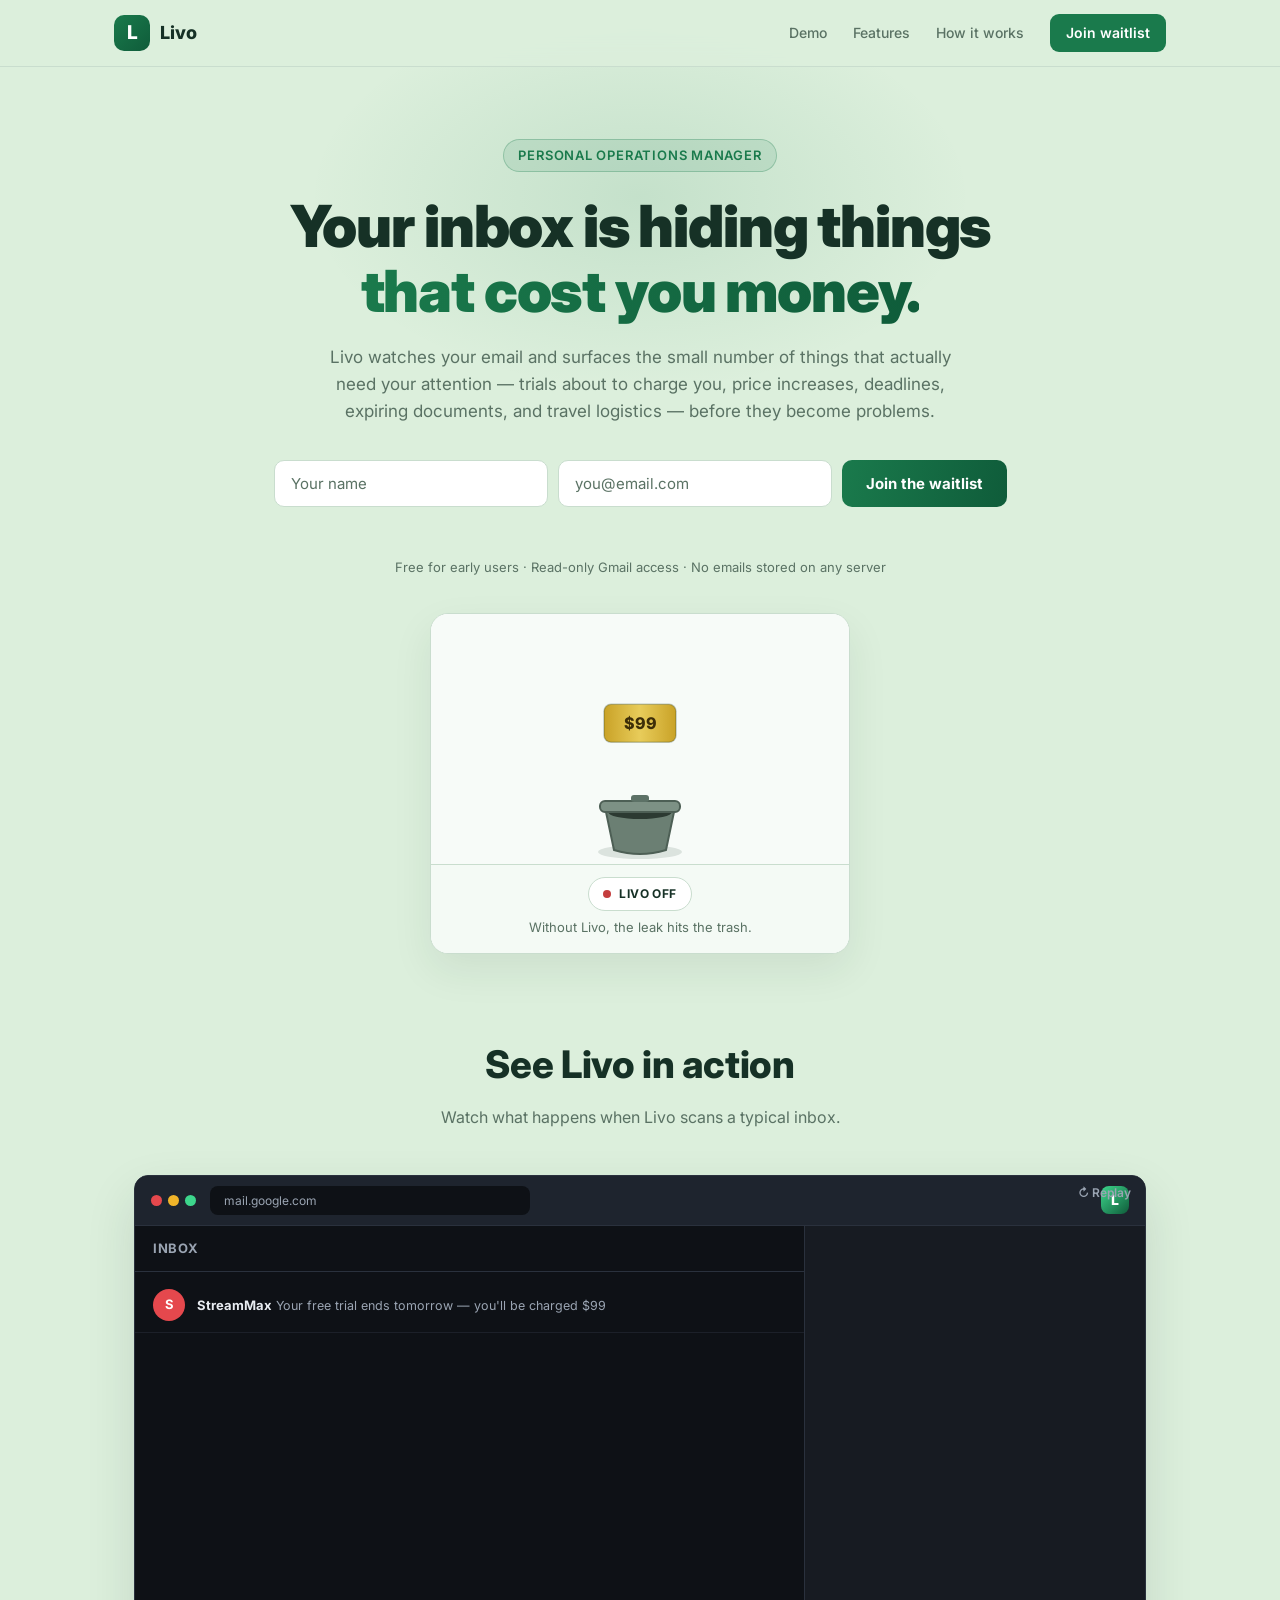
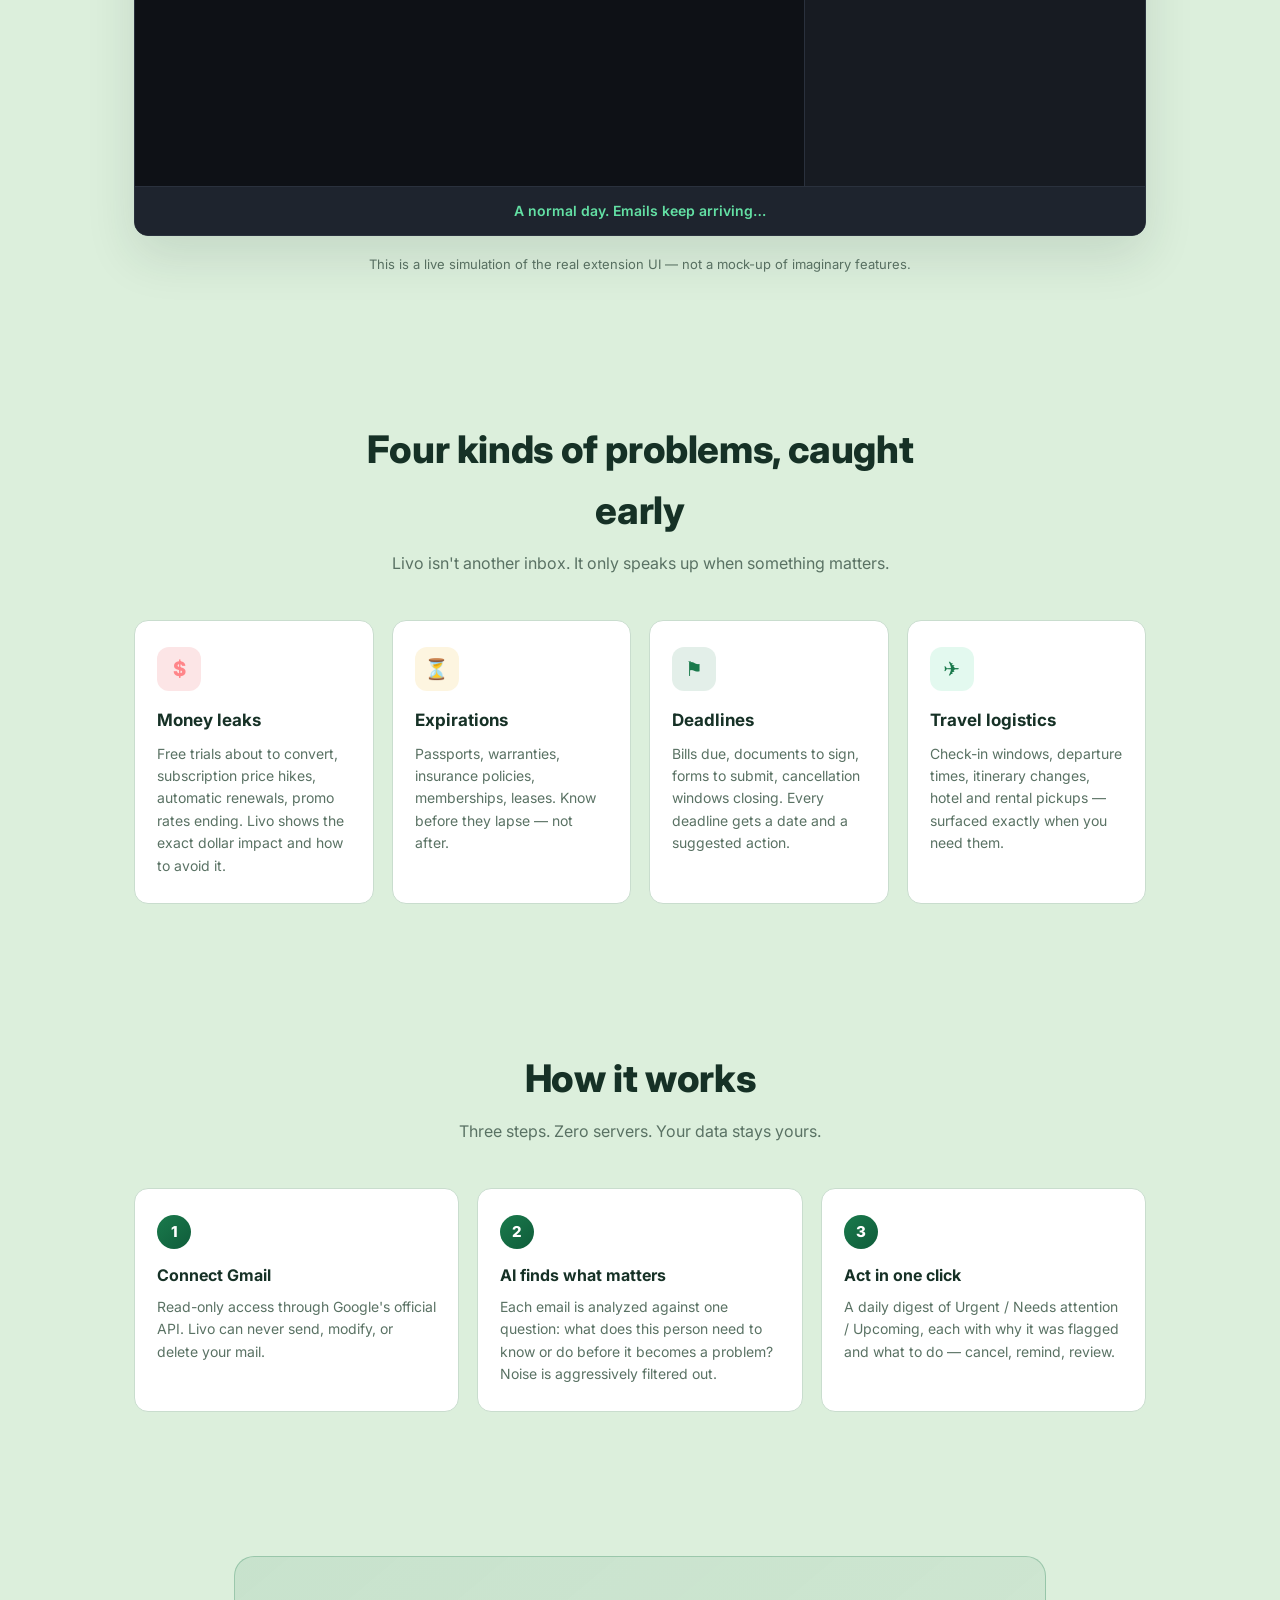
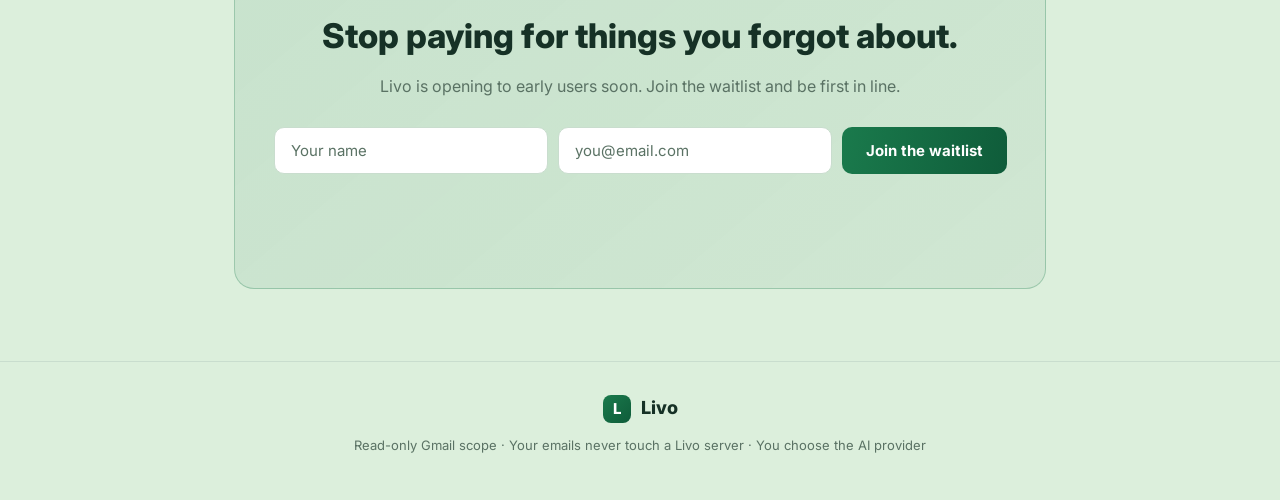
<file: website/index.html>
<!DOCTYPE html>
<html lang="en">
<head>
  <meta charset="UTF-8" />
  <meta name="viewport" content="width=device-width, initial-scale=1.0" />
  <title>Livo — Your Personal Operations Manager</title>
  <meta name="description" content="Livo watches your inbox and surfaces the money leaks, deadlines, expirations, and travel logistics you'd otherwise miss — before they become problems." />
  <link rel="preconnect" href="https://fonts.googleapis.com" />
  <link rel="preconnect" href="https://fonts.gstatic.com" crossorigin />
  <link href="https://fonts.googleapis.com/css2?family=Inter:wght@400;500;600;700;800;900&display=swap" rel="stylesheet" />
  <link rel="stylesheet" href="styles.css" />
</head>
<body>

  <nav class="nav">
    <div class="nav-inner">
      <div class="brand">
        <span class="brand-mark">L</span>
        <span class="brand-name">Livo</span>
      </div>
      <div class="nav-links">
        <a href="#demo">Demo</a>
        <a href="#features">Features</a>
        <a href="#how">How it works</a>
        <a href="#waitlist" class="nav-cta">Join waitlist</a>
      </div>
    </div>
  </nav>

  <!-- ============ HERO ============ -->
  <header class="hero">
    <div class="hero-glow"></div>
    <div class="hero-inner">
      <p class="hero-eyebrow">Personal operations manager</p>
      <h1>Your inbox is hiding things<br /><span class="grad">that cost you money.</span></h1>
      <p class="hero-sub">
        Livo watches your email and surfaces the small number of things that actually need
        your attention — trials about to charge you, price increases, deadlines, expiring
        documents, and travel logistics — before they become problems.
      </p>

      <form id="hero-waitlist" class="waitlist-form" autocomplete="on">
        <input type="text" name="name" placeholder="Your name" required maxlength="80" />
        <input type="email" name="email" placeholder="you@email.com" required maxlength="120" />
        <button type="submit" class="btn-cta">Join the waitlist</button>
      </form>
      <p id="hero-waitlist-msg" class="form-msg" role="status"></p>
      <p class="hero-note">Free for early users · Read-only Gmail access · No emails stored on any server</p>
    </div>
    <div class="money-scene" aria-hidden="true">
      <canvas id="money-canvas" width="420" height="250"></canvas>
      <div class="money-caption" id="money-caption">
        <span class="money-status" id="money-status">
          <span class="money-dot" id="money-dot"></span>
          <strong id="money-phase-label">Livo off</strong>
        </span>
        <span id="money-phase-copy">Without Livo, the leak hits the trash.</span>
      </div>
    </div>
  </header>

  <!-- ============ ANIMATED DEMO ============ -->
  <section class="demo" id="demo">
    <div class="section-head">
      <h2>See Livo in action</h2>
      <p>Watch what happens when Livo scans a typical inbox.</p>
    </div>

    <div class="demo-stage" id="demo-stage" aria-label="Animated demo of the Livo extension scanning an inbox">
      <div class="browser-chrome">
        <div class="browser-dots"><i></i><i></i><i></i></div>
        <div class="browser-url">mail.google.com</div>
        <div class="browser-ext-icon" id="demo-ext-icon">L<span class="ext-badge" id="demo-badge"></span></div>
      </div>

      <div class="demo-body">
        <!-- Fake inbox -->
        <div class="demo-inbox">
          <div class="inbox-header">Inbox</div>
          <div class="inbox-list" id="demo-inbox-list"></div>
        </div>

        <!-- Livo side panel -->
        <div class="demo-panel" id="demo-panel">
          <div class="panel-top">
            <span class="brand-mark small">L</span>
            <div>
              <strong>Livo</strong>
              <div class="panel-tagline">Personal operations manager</div>
            </div>
            <button class="panel-scan" id="demo-scan-label">Scan now</button>
          </div>
          <div class="panel-status" id="demo-status">Idle</div>
          <div class="panel-events" id="demo-events">
            <div class="demo-bucket" id="demo-bucket-urgent" hidden>
              <div class="bucket-label urgent">Urgent</div>
              <div class="bucket-cards"></div>
            </div>
            <div class="demo-bucket" id="demo-bucket-attention" hidden>
              <div class="bucket-label attention">Needs attention</div>
              <div class="bucket-cards"></div>
            </div>
            <div class="demo-bucket" id="demo-bucket-upcoming" hidden>
              <div class="bucket-label upcoming">Upcoming</div>
              <div class="bucket-cards"></div>
            </div>
          </div>
        </div>
      </div>

      <div class="demo-caption" id="demo-caption">&nbsp;</div>
      <button class="demo-replay" id="demo-replay" title="Replay demo">&#8635; Replay</button>
    </div>
    <p class="demo-footnote">This is a live simulation of the real extension UI — not a mock-up of imaginary features.</p>
  </section>

  <!-- ============ FEATURES ============ -->
  <section class="features" id="features">
    <div class="section-head">
      <h2>Four kinds of problems, caught early</h2>
      <p>Livo isn't another inbox. It only speaks up when something matters.</p>
    </div>
    <div class="feature-grid">
      <div class="feature-card">
        <div class="feature-icon leak">$</div>
        <h3>Money leaks</h3>
        <p>Free trials about to convert, subscription price hikes, automatic renewals, promo rates ending. Livo shows the exact dollar impact and how to avoid it.</p>
      </div>
      <div class="feature-card">
        <div class="feature-icon expire">&#9203;</div>
        <h3>Expirations</h3>
        <p>Passports, warranties, insurance policies, memberships, leases. Know before they lapse — not after.</p>
      </div>
      <div class="feature-card">
        <div class="feature-icon deadline">&#9873;</div>
        <h3>Deadlines</h3>
        <p>Bills due, documents to sign, forms to submit, cancellation windows closing. Every deadline gets a date and a suggested action.</p>
      </div>
      <div class="feature-card">
        <div class="feature-icon travel">&#9992;</div>
        <h3>Travel logistics</h3>
        <p>Check-in windows, departure times, itinerary changes, hotel and rental pickups — surfaced exactly when you need them.</p>
      </div>
    </div>
  </section>

  <!-- ============ HOW IT WORKS ============ -->
  <section class="how" id="how">
    <div class="section-head">
      <h2>How it works</h2>
      <p>Three steps. Zero servers. Your data stays yours.</p>
    </div>
    <ol class="steps">
      <li>
        <span class="step-num">1</span>
        <h3>Connect Gmail</h3>
        <p>Read-only access through Google's official API. Livo can never send, modify, or delete your mail.</p>
      </li>
      <li>
        <span class="step-num">2</span>
        <h3>AI finds what matters</h3>
        <p>Each email is analyzed against one question: what does this person need to know or do before it becomes a problem? Noise is aggressively filtered out.</p>
      </li>
      <li>
        <span class="step-num">3</span>
        <h3>Act in one click</h3>
        <p>A daily digest of Urgent / Needs attention / Upcoming, each with why it was flagged and what to do — cancel, remind, review.</p>
      </li>
    </ol>
  </section>

  <!-- ============ WAITLIST CTA ============ -->
  <section class="cta" id="waitlist">
    <div class="cta-card">
      <h2>Stop paying for things you forgot about.</h2>
      <p>Livo is opening to early users soon. Join the waitlist and be first in line.</p>
      <form id="cta-waitlist" class="waitlist-form" autocomplete="on">
        <input type="text" name="name" placeholder="Your name" required maxlength="80" />
        <input type="email" name="email" placeholder="you@email.com" required maxlength="120" />
        <button type="submit" class="btn-cta">Join the waitlist</button>
      </form>
      <p id="cta-waitlist-msg" class="form-msg" role="status"></p>
    </div>
  </section>

  <footer class="footer">
    <div class="brand">
      <span class="brand-mark small">L</span>
      <span>Livo</span>
    </div>
    <p>Read-only Gmail scope · Your emails never touch a Livo server · You choose the AI provider</p>
  </footer>

  <script src="config.js"></script>
  <script src="app.js"></script>
</body>
</html>
</file>
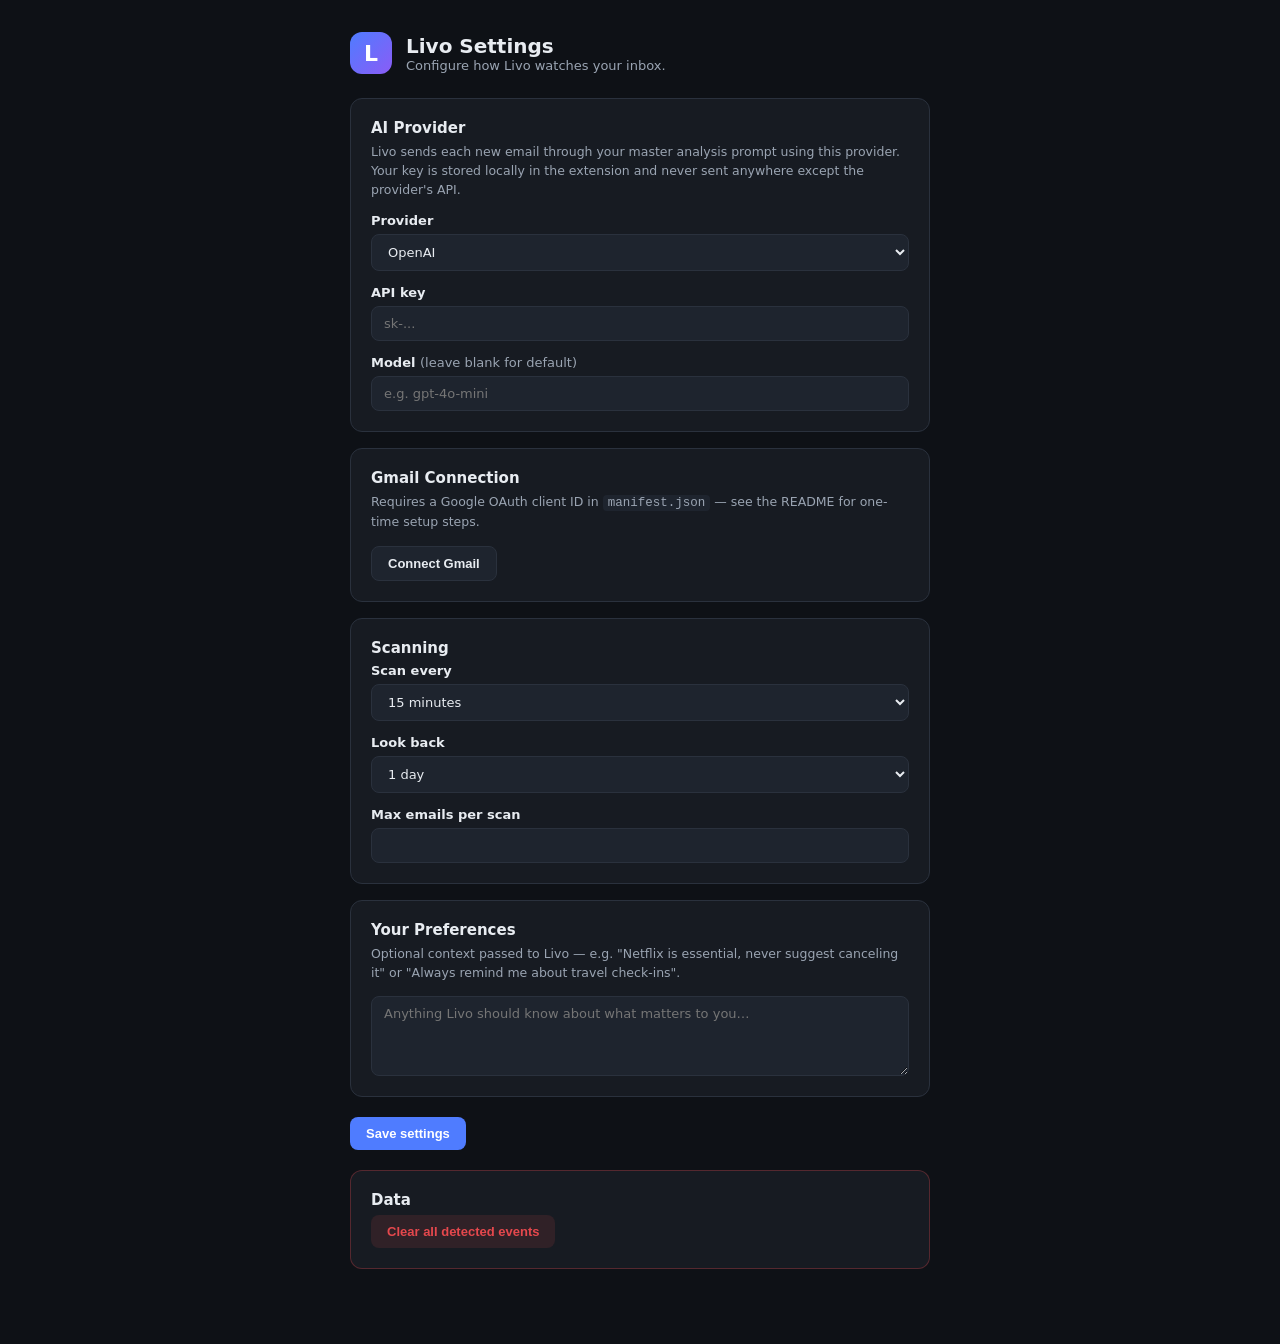
<file: options/options.html>
<!DOCTYPE html>
<html lang="en">
<head>
  <meta charset="UTF-8" />
  <meta name="viewport" content="width=device-width, initial-scale=1.0" />
  <title>Livo Settings</title>
  <link rel="stylesheet" href="options.css" />
</head>
<body>
  <main class="container">
    <header class="page-head">
      <span class="brand-mark">L</span>
      <div>
        <h1>Livo Settings</h1>
        <p>Configure how Livo watches your inbox.</p>
      </div>
    </header>

    <section class="card">
      <h2>AI Provider</h2>
      <p class="hint">Livo sends each new email through your master analysis prompt using this provider. Your key is stored locally in the extension and never sent anywhere except the provider's API.</p>
      <label>
        Provider
        <select id="provider">
          <option value="openai">OpenAI</option>
          <option value="anthropic">Anthropic</option>
          <option value="gemini">Google Gemini</option>
        </select>
      </label>
      <label>
        API key
        <input type="password" id="apiKey" placeholder="sk-..." autocomplete="off" />
      </label>
      <label>
        Model <span class="optional">(leave blank for default)</span>
        <input type="text" id="model" placeholder="e.g. gpt-4o-mini" />
      </label>
    </section>

    <section class="card">
      <h2>Gmail Connection</h2>
      <p class="hint">Requires a Google OAuth client ID in <code>manifest.json</code> — see the README for one-time setup steps.</p>
      <button id="connect-gmail" class="btn btn-secondary">Connect Gmail</button>
      <span id="gmail-status" class="inline-status"></span>
    </section>

    <section class="card">
      <h2>Scanning</h2>
      <label>
        Scan every
        <select id="scanIntervalMinutes">
          <option value="15">15 minutes</option>
          <option value="30">30 minutes</option>
          <option value="60">1 hour</option>
          <option value="180">3 hours</option>
          <option value="360">6 hours</option>
        </select>
      </label>
      <label>
        Look back
        <select id="lookbackDays">
          <option value="1">1 day</option>
          <option value="3">3 days</option>
          <option value="7">7 days</option>
        </select>
      </label>
      <label>
        Max emails per scan
        <input type="number" id="maxEmailsPerScan" min="5" max="50" />
      </label>
    </section>

    <section class="card">
      <h2>Your Preferences</h2>
      <p class="hint">Optional context passed to Livo — e.g. "Netflix is essential, never suggest canceling it" or "Always remind me about travel check-ins".</p>
      <textarea id="userPreferences" rows="4" placeholder="Anything Livo should know about what matters to you…"></textarea>
    </section>

    <div class="save-row">
      <button id="save" class="btn btn-primary">Save settings</button>
      <span id="save-status" class="inline-status"></span>
    </div>

    <section class="card danger-zone">
      <h2>Data</h2>
      <button id="clear-events" class="btn btn-danger">Clear all detected events</button>
    </section>
  </main>
  <script src="options.js"></script>
</body>
</html>
</file>
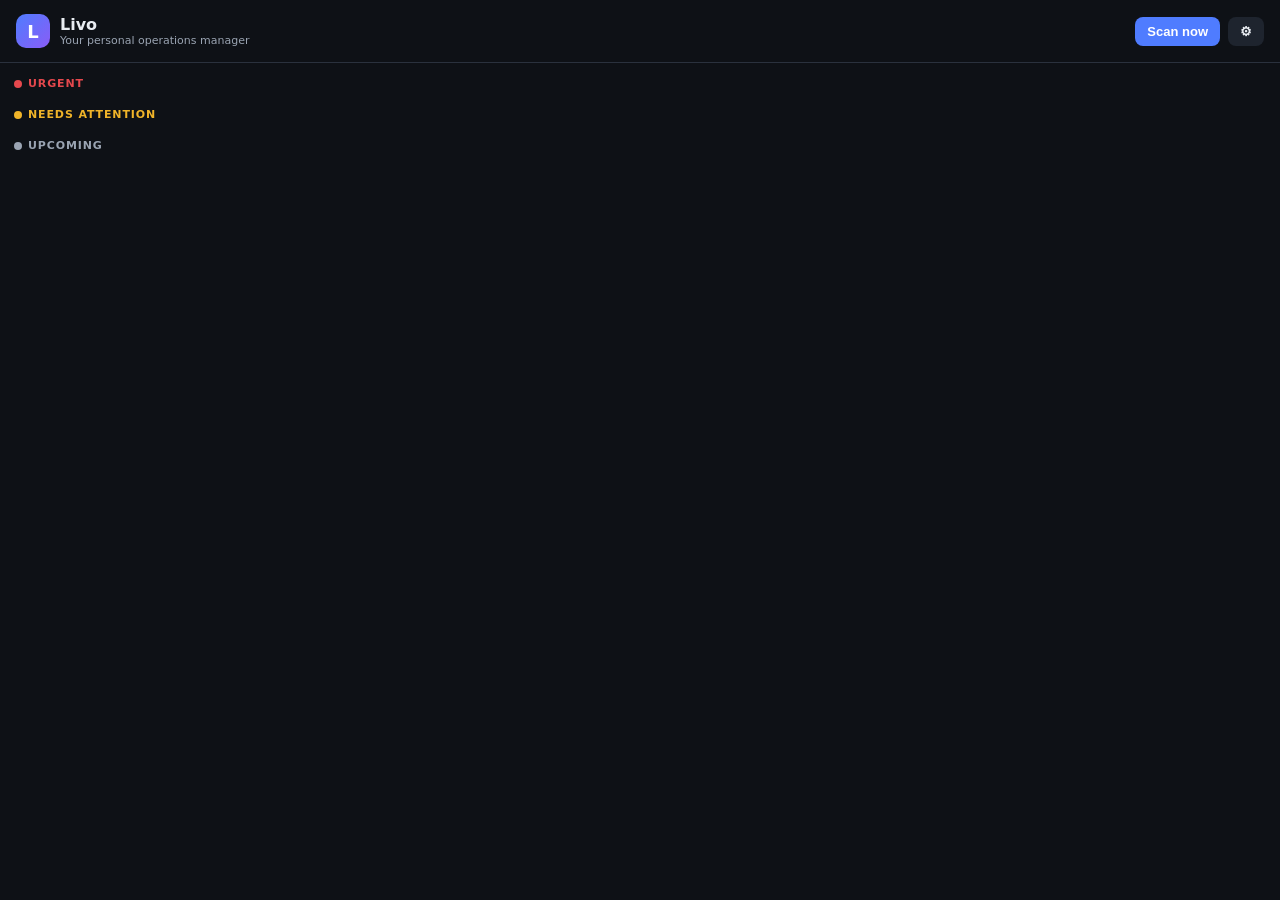
<file: sidepanel/sidepanel.html>
<!DOCTYPE html>
<html lang="en">
<head>
  <meta charset="UTF-8" />
  <meta name="viewport" content="width=device-width, initial-scale=1.0" />
  <title>Livo</title>
  <link rel="stylesheet" href="sidepanel.css" />
</head>
<body>
  <header class="topbar">
    <div class="brand">
      <span class="brand-mark">L</span>
      <div>
        <h1>Livo</h1>
        <p class="tagline">Your personal operations manager</p>
      </div>
    </div>
    <div class="topbar-actions">
      <button id="scan-btn" class="btn btn-primary" title="Scan inbox now">Scan now</button>
      <button id="settings-btn" class="btn btn-ghost" title="Settings">&#9881;</button>
    </div>
  </header>

  <div id="status-bar" class="status-bar hidden"></div>

  <main id="content">
    <section id="setup-card" class="setup-card hidden">
      <h2>Get set up</h2>
      <p>Livo needs two things before it can watch your inbox:</p>
      <ol>
        <li>A Google OAuth client ID (see the README) so it can read Gmail.</li>
        <li>An AI provider API key, added in settings.</li>
      </ol>
      <button id="setup-settings-btn" class="btn btn-primary">Open settings</button>
    </section>

    <section class="bucket" id="bucket-urgent">
      <h2 class="bucket-title urgent">Urgent</h2>
      <div class="bucket-events"></div>
    </section>
    <section class="bucket" id="bucket-attention">
      <h2 class="bucket-title attention">Needs attention</h2>
      <div class="bucket-events"></div>
    </section>
    <section class="bucket" id="bucket-upcoming">
      <h2 class="bucket-title upcoming">Upcoming</h2>
      <div class="bucket-events"></div>
    </section>

    <div id="empty-state" class="empty-state hidden">
      <div class="empty-icon">&#10003;</div>
      <h2>All clear</h2>
      <p>Nothing needs your attention right now. Livo keeps watching so you don't have to.</p>
    </div>

    <details id="archive" class="archive hidden">
      <summary>Done &amp; dismissed</summary>
      <div class="bucket-events" id="archive-events"></div>
    </details>
  </main>

  <template id="event-card-template">
    <article class="event-card">
      <div class="event-head">
        <span class="severity-dot"></span>
        <span class="category-chip"></span>
        <span class="event-date"></span>
      </div>
      <h3 class="event-title"></h3>
      <p class="event-summary"></p>
      <div class="event-meta">
        <span class="entity"></span>
        <span class="money-chip hidden"></span>
        <span class="savings-chip hidden"></span>
      </div>
      <div class="event-actions"></div>
      <div class="event-manage">
        <button class="link-btn act-open">Open email</button>
        <button class="link-btn act-done">Mark done</button>
        <button class="link-btn act-snooze">Snooze 1 day</button>
        <button class="link-btn act-dismiss">Dismiss</button>
      </div>
    </article>
  </template>

  <script src="sidepanel.js" type="module"></script>
</body>
</html>
</file>
<file: website/styles.css>
:root {
  --bg: #dcefdc;
  --surface: #ffffff;
  --surface-2: #f4faf5;
  --border: #c9ddce;
  --text: #163126;
  --text-dim: #5a7264;
  --accent: #1a7a4c;
  --accent-hover: #14663f;
  --violet: #0f5c3a;
  --red: #c43d3d;
  --amber: #c4891a;
  --green: #1a7a4c;
  --radius: 14px;
}

* { box-sizing: border-box; margin: 0; padding: 0; }

html { scroll-behavior: smooth; }

body {
  font-family: "Inter", "Segoe UI", system-ui, sans-serif;
  background: var(--bg);
  color: var(--text);
  line-height: 1.6;
  overflow-x: hidden;
  position: relative;
}

/* ---------- money-leak scene (contained, not a messy background) ---------- */
.money-scene {
  position: relative;
  z-index: 1;
  width: 100%;
  max-width: 420px;
  margin: 36px auto 0;
  background: #ffffff;
  border: 1px solid var(--border);
  border-radius: 18px;
  box-shadow: 0 16px 40px rgba(22, 49, 38, 0.08);
  overflow: hidden;
}
.money-scene canvas {
  display: block;
  width: 100%;
  height: 250px;
}
.money-caption {
  display: flex;
  flex-direction: column;
  align-items: center;
  gap: 6px;
  padding: 12px 16px 16px;
  border-top: 1px solid var(--border);
  background: var(--surface-2);
}
.money-status {
  display: inline-flex;
  align-items: center;
  gap: 8px;
  background: #fff;
  border: 1px solid var(--border);
  border-radius: 999px;
  padding: 6px 14px;
  font-size: 12px;
  letter-spacing: 0.04em;
  text-transform: uppercase;
  font-weight: 700;
  color: var(--text);
}
.money-dot {
  width: 8px; height: 8px; border-radius: 50%;
  background: var(--red);
  transition: background 0.4s;
}
.money-dot.on {
  background: var(--green);
}
.money-caption #money-phase-copy {
  font-size: 13px;
  color: var(--text-dim);
}

/* ---------- nav ---------- */
.nav {
  position: sticky; top: 0; z-index: 50;
  backdrop-filter: blur(12px);
  background: rgba(220, 239, 220, 0.9);
  border-bottom: 1px solid var(--border);
}
.nav-inner {
  max-width: 1100px; margin: 0 auto;
  display: flex; align-items: center; justify-content: space-between;
  padding: 14px 24px;
}
.brand { display: flex; align-items: center; gap: 10px; font-weight: 800; font-size: 18px; }
.brand-mark {
  width: 36px; height: 36px;
  display: grid; place-items: center;
  background: linear-gradient(135deg, var(--accent), var(--violet));
  border-radius: 10px;
  font-weight: 800; font-size: 19px; color: #fff;
  flex-shrink: 0;
}
.brand-mark.small { width: 28px; height: 28px; font-size: 15px; border-radius: 8px; }
.nav-links { display: flex; align-items: center; gap: 26px; }
.nav-links a { color: var(--text-dim); text-decoration: none; font-size: 14px; font-weight: 500; }
.nav-links a:hover { color: var(--text); }
.nav-cta {
  background: var(--accent); color: #fff !important;
  padding: 8px 16px; border-radius: 9px; font-weight: 600 !important;
}
.nav-cta:hover { background: var(--accent-hover); }

/* ---------- hero ---------- */
.hero {
  position: relative;
  z-index: 1;
  padding: 72px 24px 56px;
  text-align: center;
}
.hero-inner {
  position: relative;
  z-index: 1;
  max-width: 860px;
  margin: 0 auto;
}
.hero-glow {
  position: absolute; inset: -80px 0 auto 50%;
  width: 720px; height: 420px;
  transform: translateX(-50%);
  background: radial-gradient(ellipse at center, rgba(26, 122, 76, 0.12), transparent 65%);
  pointer-events: none;
}
.hero-eyebrow {
  display: inline-block;
  font-size: 13px; font-weight: 600; letter-spacing: 0.06em; text-transform: uppercase;
  color: var(--accent);
  background: rgba(26, 122, 76, 0.1);
  border: 1px solid rgba(26, 122, 76, 0.28);
  padding: 5px 14px; border-radius: 999px;
  margin-bottom: 22px;
}
.hero h1 {
  font-size: clamp(34px, 5.4vw, 58px);
  font-weight: 900; line-height: 1.12; letter-spacing: -0.02em;
  margin-bottom: 20px;
}
.grad {
  background: linear-gradient(100deg, var(--accent), var(--violet));
  -webkit-background-clip: text; background-clip: text; color: transparent;
}
.hero-sub {
  font-size: 17px; color: var(--text-dim);
  max-width: 640px; margin: 0 auto 34px;
}
.hero-note { font-size: 13px; color: var(--text-dim); margin-top: 16px; }

/* ---------- waitlist form ---------- */
.waitlist-form {
  display: flex; gap: 10px; justify-content: center; flex-wrap: wrap;
}
.waitlist-form input {
  background: var(--surface);
  border: 1px solid var(--border);
  color: var(--text);
  border-radius: 10px;
  padding: 13px 16px;
  font-size: 15px; font-family: inherit;
  min-width: 190px;
  transition: border-color 0.15s;
}
.waitlist-form input:focus { outline: none; border-color: var(--accent); }
.waitlist-form input::placeholder { color: var(--text-dim); }
.btn-cta {
  background: linear-gradient(100deg, var(--accent), var(--violet));
  color: #fff; border: none; cursor: pointer;
  border-radius: 10px; padding: 13px 24px;
  font-size: 15px; font-weight: 700; font-family: inherit;
  transition: transform 0.12s, box-shadow 0.12s;
}
.btn-cta:hover { transform: translateY(-1px); box-shadow: 0 6px 24px rgba(26, 122, 76, 0.28); }
.btn-cta:disabled { opacity: 0.6; cursor: default; transform: none; box-shadow: none; }
.form-msg { min-height: 22px; margin-top: 12px; font-size: 14px; font-weight: 600; }
.form-msg.ok { color: #14663f; }
.form-msg.err { color: var(--red); }

/* ---------- sections ---------- */
section { padding: 72px 24px; position: relative; z-index: 1; background: var(--bg); }
.section-head { text-align: center; max-width: 640px; margin: 0 auto 44px; }
.section-head h2 { font-size: clamp(26px, 3.6vw, 38px); font-weight: 800; letter-spacing: -0.01em; margin-bottom: 10px; }
.section-head p { color: var(--text-dim); font-size: 16px; }

/* ---------- demo stage ---------- */
.demo { max-width: 1060px; margin: 0 auto; padding-top: 24px; }
.demo-stage {
  --bg: #0e1116;
  --surface: #171b22;
  --surface-2: #1e242e;
  --border: #2a313d;
  --text: #e8ecf1;
  --text-dim: #9aa4b2;
  --accent: #3dd68c;
  --accent-hover: #63e0a4;
  position: relative;
  background: var(--surface);
  color: var(--text);
  border: 1px solid var(--border);
  border-radius: var(--radius);
  overflow: hidden;
  box-shadow: 0 20px 50px rgba(22, 49, 38, 0.12);
}
.browser-chrome {
  display: flex; align-items: center; gap: 14px;
  background: var(--surface-2);
  border-bottom: 1px solid var(--border);
  padding: 10px 16px;
}
.browser-dots { display: flex; gap: 6px; }
.browser-dots i { width: 11px; height: 11px; border-radius: 50%; background: var(--border); }
.browser-dots i:nth-child(1) { background: #e5484d; }
.browser-dots i:nth-child(2) { background: #f0b429; }
.browser-dots i:nth-child(3) { background: #3dd68c; }
.browser-url {
  flex: 1; max-width: 320px;
  background: var(--bg);
  border-radius: 8px;
  font-size: 12px; color: var(--text-dim);
  padding: 5px 14px;
}
.browser-ext-icon {
  position: relative;
  margin-left: auto;
  width: 28px; height: 28px;
  display: grid; place-items: center;
  background: linear-gradient(135deg, var(--accent), var(--violet));
  border-radius: 8px;
  font-weight: 800; font-size: 14px; color: #fff;
}
.browser-ext-icon.pulse { animation: iconPulse 1s ease infinite; }
@keyframes iconPulse {
  0%, 100% { box-shadow: 0 0 0 0 rgba(79, 124, 255, 0.6); }
  50% { box-shadow: 0 0 0 8px rgba(79, 124, 255, 0); }
}
.ext-badge {
  position: absolute; top: -6px; right: -7px;
  background: var(--red); color: #fff;
  font-size: 10px; font-weight: 800;
  min-width: 16px; height: 16px;
  display: none; place-items: center;
  border-radius: 999px; padding: 0 4px;
}
.ext-badge.show { display: grid; animation: popIn 0.3s ease; }

.demo-body {
  display: grid;
  grid-template-columns: 1fr 340px;
  min-height: 560px;
}

/* fake inbox */
.demo-inbox { border-right: 1px solid var(--border); background: var(--bg); }
.inbox-header {
  padding: 12px 18px;
  font-size: 13px; font-weight: 700; color: var(--text-dim);
  letter-spacing: 0.05em; text-transform: uppercase;
  border-bottom: 1px solid var(--border);
}
.inbox-list { padding: 6px 0; }
.inbox-row {
  display: flex; align-items: center; gap: 12px;
  padding: 11px 18px;
  border-bottom: 1px solid rgba(42, 49, 61, 0.5);
  opacity: 0;
  transform: translateY(8px);
  transition: opacity 0.35s ease, transform 0.35s ease, background 0.3s;
}
.inbox-row.show { opacity: 1; transform: none; }
.inbox-row.scanning { background: rgba(79, 124, 255, 0.08); }
.inbox-row.flagged .inbox-from::before {
  content: "●"; color: var(--red); margin-right: 7px; font-size: 10px;
}
.inbox-row.ignored { opacity: 0.35; }
.inbox-avatar {
  width: 32px; height: 32px; flex-shrink: 0;
  border-radius: 50%;
  display: grid; place-items: center;
  font-size: 13px; font-weight: 700; color: #fff;
}
.inbox-text { min-width: 0; }
.inbox-from { font-size: 13px; font-weight: 700; }
.inbox-subject { font-size: 12.5px; color: var(--text-dim); white-space: nowrap; overflow: hidden; text-overflow: ellipsis; }
.inbox-tag {
  margin-left: auto; flex-shrink: 0;
  font-size: 10px; font-weight: 800; letter-spacing: 0.05em;
  padding: 3px 8px; border-radius: 999px;
  opacity: 0; transition: opacity 0.3s;
}
.inbox-tag.show { opacity: 1; }
.inbox-tag.flag { background: rgba(229, 72, 77, 0.15); color: #ff8589; }
.inbox-tag.noise { background: var(--surface-2); color: var(--text-dim); }

/* side panel */
.demo-panel {
  background: var(--surface);
  display: flex; flex-direction: column;
  transform: translateX(100%);
  transition: transform 0.5s cubic-bezier(0.22, 1, 0.36, 1);
}
.demo-panel.open { transform: none; }
.panel-top {
  display: flex; align-items: center; gap: 10px;
  padding: 13px 14px;
  border-bottom: 1px solid var(--border);
  font-size: 14px;
}
.panel-tagline { font-size: 10.5px; color: var(--text-dim); }
.panel-scan {
  margin-left: auto;
  background: var(--accent); color: #fff;
  border: none; border-radius: 7px;
  font-size: 11.5px; font-weight: 700; font-family: inherit;
  padding: 6px 10px;
}
.panel-scan.scanning { background: var(--surface-2); color: var(--accent-hover); }
.panel-status {
  padding: 7px 14px;
  font-size: 11.5px; color: var(--text-dim);
  border-bottom: 1px solid var(--border);
  background: var(--surface-2);
}
.panel-events { padding: 12px; overflow: hidden; flex: 1; }

/* bucket labels — identical to the real side panel */
.demo-bucket { margin-bottom: 14px; }
.bucket-label {
  font-size: 10px; font-weight: 700;
  letter-spacing: 0.08em; text-transform: uppercase;
  margin-bottom: 7px;
  display: flex; align-items: center; gap: 6px;
}
.bucket-label::before { content: ""; width: 7px; height: 7px; border-radius: 50%; }
.bucket-label.urgent { color: var(--red); }
.bucket-label.urgent::before { background: var(--red); }
.bucket-label.attention { color: var(--amber); }
.bucket-label.attention::before { background: var(--amber); }
.bucket-label.upcoming { color: var(--text-dim); }
.bucket-label.upcoming::before { background: var(--text-dim); }

.demo-event {
  background: var(--surface-2);
  border: 1px solid var(--border);
  border-radius: 11px;
  padding: 11px 12px;
  margin-bottom: 9px;
  opacity: 0; transform: translateY(12px) scale(0.98);
  transition: opacity 0.4s ease, transform 0.4s ease;
}
.demo-event.show { opacity: 1; transform: none; }
.demo-event-head {
  display: flex; align-items: center; gap: 7px;
  font-size: 10px; margin-bottom: 6px;
}
.sev-dot { width: 8px; height: 8px; border-radius: 50%; }
.sev-dot.high { background: var(--red); box-shadow: 0 0 6px var(--red); }
.sev-dot.medium { background: var(--amber); }
.cat-chip {
  background: var(--bg); color: var(--text-dim);
  border-radius: 999px; padding: 2px 8px;
  font-weight: 700; letter-spacing: 0.04em;
}
.demo-event-date { margin-left: auto; color: var(--red); font-weight: 700; }
.demo-event-title { font-size: 13.5px; font-weight: 700; margin-bottom: 3px; }
.demo-event-sum { font-size: 11.5px; color: var(--text-dim); line-height: 1.45; margin-bottom: 8px; }

.demo-event-meta {
  display: flex; flex-wrap: wrap; align-items: center; gap: 6px;
  margin-bottom: 8px; font-size: 11px;
}
.demo-entity { color: var(--text-dim); font-weight: 600; }
.money-chip-demo {
  background: rgba(229, 72, 77, 0.15); color: #ff8589;
  border-radius: 6px; padding: 2px 7px; font-weight: 700; font-size: 10.5px;
}
.savings-pill {
  background: rgba(61, 214, 140, 0.12); color: var(--green);
  font-size: 10.5px; font-weight: 800;
  border-radius: 6px; padding: 2px 7px;
}

.demo-event-actions { display: flex; gap: 6px; margin-bottom: 8px; }

.demo-manage {
  display: flex; gap: 11px;
  border-top: 1px solid var(--border);
  padding-top: 7px;
  font-size: 10.5px; color: var(--text-dim);
}
.demo-manage span { cursor: default; }
.demo-act {
  font-size: 11px; font-weight: 700; font-family: inherit;
  border-radius: 7px; padding: 5px 10px;
  border: 1px solid var(--border);
  background: var(--surface); color: var(--text);
}
.demo-act.primary { background: var(--accent); border-color: var(--accent); color: #fff; }

.demo-caption {
  padding: 13px 18px;
  text-align: center;
  font-size: 14px; font-weight: 600;
  color: var(--accent-hover);
  border-top: 1px solid var(--border);
  background: var(--surface-2);
  transition: opacity 0.3s;
}
.demo-replay {
  position: absolute; top: 9px; right: 14px;
  background: none; border: none; cursor: pointer;
  color: var(--text-dim); font-size: 12px; font-weight: 600; font-family: inherit;
}
.demo-replay:hover { color: var(--text); }
.demo-footnote { text-align: center; color: var(--text-dim); font-size: 13px; margin-top: 18px; }

@keyframes popIn {
  from { transform: scale(0); } to { transform: scale(1); }
}

/* ---------- features ---------- */
.features { max-width: 1060px; margin: 0 auto; }
.feature-grid {
  display: grid;
  grid-template-columns: repeat(auto-fit, minmax(230px, 1fr));
  gap: 18px;
}
.feature-card {
  background: var(--surface);
  border: 1px solid var(--border);
  border-radius: var(--radius);
  padding: 26px 22px;
  transition: transform 0.15s, border-color 0.15s;
}
.feature-card:hover { transform: translateY(-3px); border-color: rgba(26, 122, 76, 0.45); }
.feature-icon {
  width: 44px; height: 44px;
  display: grid; place-items: center;
  border-radius: 12px;
  font-size: 20px; font-weight: 800;
  margin-bottom: 16px;
}
.feature-icon.leak { background: rgba(229, 72, 77, 0.14); color: #ff8589; }
.feature-icon.expire { background: rgba(240, 180, 41, 0.14); color: var(--amber); }
.feature-icon.deadline { background: rgba(26, 122, 76, 0.12); color: var(--accent); }
.feature-icon.travel { background: rgba(61, 214, 140, 0.14); color: var(--green); }
.feature-card h3 { font-size: 17px; margin-bottom: 8px; }
.feature-card p { font-size: 14px; color: var(--text-dim); }

/* ---------- how ---------- */
.how { max-width: 1060px; margin: 0 auto; }
.steps {
  list-style: none;
  display: grid;
  grid-template-columns: repeat(auto-fit, minmax(240px, 1fr));
  gap: 18px;
}
.steps li {
  background: var(--surface);
  border: 1px solid var(--border);
  border-radius: var(--radius);
  padding: 26px 22px;
}
.step-num {
  display: inline-grid; place-items: center;
  width: 34px; height: 34px;
  border-radius: 50%;
  background: linear-gradient(135deg, var(--accent), var(--violet));
  color: #fff; font-weight: 800; font-size: 15px;
  margin-bottom: 14px;
}
.steps h3 { font-size: 16px; margin-bottom: 7px; }
.steps p { font-size: 14px; color: var(--text-dim); }

/* ---------- cta ---------- */
.cta { max-width: 860px; margin: 0 auto; }
.cta-card {
  background: linear-gradient(140deg, rgba(26, 122, 76, 0.1), rgba(15, 92, 58, 0.06));
  border: 1px solid rgba(26, 122, 76, 0.28);
  border-radius: 20px;
  padding: 52px 32px;
  text-align: center;
}
.cta-card h2 { font-size: clamp(24px, 3.4vw, 34px); font-weight: 800; margin-bottom: 10px; }
.cta-card > p { color: var(--text-dim); margin-bottom: 28px; }

/* ---------- footer ---------- */
.footer {
  border-top: 1px solid var(--border);
  padding: 32px 24px 44px;
  display: flex; flex-direction: column; align-items: center; gap: 12px;
  text-align: center;
}
.footer p { color: var(--text-dim); font-size: 13px; }

/* ---------- responsive ---------- */
@media (max-width: 820px) {
  .demo-body { grid-template-columns: 1fr; }
  .demo-inbox { border-right: none; border-bottom: 1px solid var(--border); }
  .demo-panel { transform: translateY(20px); opacity: 0; transition: transform 0.5s, opacity 0.5s; }
  .demo-panel.open { transform: none; opacity: 1; }
  .nav-links a:not(.nav-cta) { display: none; }
}
</file>
<file: options/options.css>
:root {
  --bg: #0e1116;
  --surface: #171b22;
  --surface-2: #1e242e;
  --border: #2a313d;
  --text: #e8ecf1;
  --text-dim: #9aa4b2;
  --accent: #4f7cff;
  --accent-hover: #6a90ff;
  --red: #e5484d;
  --green: #3dd68c;
}

* { box-sizing: border-box; margin: 0; padding: 0; }

body {
  font-family: "Segoe UI", system-ui, -apple-system, sans-serif;
  background: var(--bg);
  color: var(--text);
  font-size: 14px;
}

.container { max-width: 620px; margin: 0 auto; padding: 32px 20px 60px; }

.page-head { display: flex; align-items: center; gap: 14px; margin-bottom: 24px; }
.page-head h1 { font-size: 20px; }
.page-head p { color: var(--text-dim); font-size: 13px; }

.brand-mark {
  width: 42px; height: 42px;
  display: grid; place-items: center;
  background: linear-gradient(135deg, var(--accent), #8a5cf6);
  border-radius: 12px;
  font-weight: 800; font-size: 22px; color: #fff;
}

.card {
  background: var(--surface);
  border: 1px solid var(--border);
  border-radius: 12px;
  padding: 20px;
  margin-bottom: 16px;
}

.card h2 { font-size: 15px; margin-bottom: 6px; }
.hint { color: var(--text-dim); font-size: 12.5px; line-height: 1.5; margin-bottom: 14px; }
.hint code { background: var(--surface-2); padding: 1px 5px; border-radius: 4px; }

label {
  display: block;
  font-size: 13px;
  font-weight: 600;
  margin-bottom: 14px;
}
label:last-child { margin-bottom: 0; }
.optional { font-weight: 400; color: var(--text-dim); }

input, select, textarea {
  display: block;
  width: 100%;
  margin-top: 6px;
  background: var(--surface-2);
  border: 1px solid var(--border);
  border-radius: 8px;
  color: var(--text);
  padding: 9px 12px;
  font-size: 13px;
  font-family: inherit;
}
input:focus, select:focus, textarea:focus {
  outline: none;
  border-color: var(--accent);
}

.btn {
  border: none; cursor: pointer;
  border-radius: 8px; padding: 9px 16px;
  font-size: 13px; font-weight: 600;
}
.btn-primary { background: var(--accent); color: #fff; }
.btn-primary:hover { background: var(--accent-hover); }
.btn-secondary { background: var(--surface-2); color: var(--text); border: 1px solid var(--border); }
.btn-secondary:hover { border-color: var(--accent); }
.btn-danger { background: rgba(229, 72, 77, 0.12); color: var(--red); }
.btn-danger:hover { background: rgba(229, 72, 77, 0.25); }

.save-row { display: flex; align-items: center; gap: 12px; margin: 20px 0; }

.inline-status { font-size: 12.5px; color: var(--green); }
.inline-status.error { color: var(--red); }

.danger-zone { border-color: rgba(229, 72, 77, 0.3); }
</file>
<file: sidepanel/sidepanel.css>
:root {
  --bg: #0e1116;
  --surface: #171b22;
  --surface-2: #1e242e;
  --border: #2a313d;
  --text: #e8ecf1;
  --text-dim: #9aa4b2;
  --accent: #4f7cff;
  --accent-hover: #6a90ff;
  --red: #e5484d;
  --amber: #f0b429;
  --green: #3dd68c;
  --radius: 12px;
  font-size: 14px;
}

* { box-sizing: border-box; margin: 0; padding: 0; }

body {
  font-family: "Segoe UI", system-ui, -apple-system, sans-serif;
  background: var(--bg);
  color: var(--text);
  min-height: 100vh;
}

.topbar {
  display: flex;
  align-items: center;
  justify-content: space-between;
  padding: 14px 16px;
  border-bottom: 1px solid var(--border);
  position: sticky;
  top: 0;
  background: var(--bg);
  z-index: 5;
}

.brand { display: flex; align-items: center; gap: 10px; }

.brand-mark {
  width: 34px; height: 34px;
  display: grid; place-items: center;
  background: linear-gradient(135deg, var(--accent), #8a5cf6);
  border-radius: 10px;
  font-weight: 800; font-size: 18px; color: #fff;
}

.brand h1 { font-size: 16px; font-weight: 700; }
.tagline { font-size: 11px; color: var(--text-dim); }

.topbar-actions { display: flex; gap: 8px; }

.btn {
  border: none; cursor: pointer;
  border-radius: 8px; padding: 7px 12px;
  font-size: 13px; font-weight: 600;
  transition: background 0.15s;
}
.btn-primary { background: var(--accent); color: #fff; }
.btn-primary:hover { background: var(--accent-hover); }
.btn-primary:disabled { opacity: 0.5; cursor: default; }
.btn-ghost { background: var(--surface-2); color: var(--text); }
.btn-ghost:hover { background: var(--border); }

.status-bar {
  padding: 8px 16px;
  font-size: 12px;
  color: var(--text-dim);
  border-bottom: 1px solid var(--border);
  background: var(--surface);
}
.status-bar.error { color: var(--red); }

main { padding: 14px 14px 40px; }

.setup-card {
  background: var(--surface);
  border: 1px solid var(--border);
  border-radius: var(--radius);
  padding: 18px;
  margin-bottom: 18px;
}
.setup-card h2 { font-size: 15px; margin-bottom: 8px; }
.setup-card p, .setup-card li { color: var(--text-dim); font-size: 13px; line-height: 1.5; }
.setup-card ol { margin: 8px 0 14px 18px; }

.bucket { margin-bottom: 18px; }
.bucket.hidden { display: none; }

.bucket-title {
  font-size: 11px;
  font-weight: 700;
  letter-spacing: 0.08em;
  text-transform: uppercase;
  margin-bottom: 8px;
  display: flex; align-items: center; gap: 6px;
}
.bucket-title::before { content: ""; width: 8px; height: 8px; border-radius: 50%; }
.bucket-title.urgent { color: var(--red); }
.bucket-title.urgent::before { background: var(--red); }
.bucket-title.attention { color: var(--amber); }
.bucket-title.attention::before { background: var(--amber); }
.bucket-title.upcoming { color: var(--text-dim); }
.bucket-title.upcoming::before { background: var(--text-dim); }

.event-card {
  background: var(--surface);
  border: 1px solid var(--border);
  border-radius: var(--radius);
  padding: 14px;
  margin-bottom: 10px;
}

.event-head {
  display: flex; align-items: center; gap: 8px;
  margin-bottom: 8px;
  font-size: 11px;
}

.severity-dot { width: 9px; height: 9px; border-radius: 50%; }
.severity-dot.HIGH { background: var(--red); box-shadow: 0 0 6px var(--red); }
.severity-dot.MEDIUM { background: var(--amber); }
.severity-dot.LOW { background: var(--text-dim); }

.category-chip {
  background: var(--surface-2);
  color: var(--text-dim);
  border-radius: 999px;
  padding: 2px 9px;
  font-weight: 600;
  letter-spacing: 0.04em;
}

.event-date { margin-left: auto; color: var(--text-dim); font-weight: 600; }
.event-date.soon { color: var(--red); }

.event-title { font-size: 15px; font-weight: 700; margin-bottom: 5px; }
.event-summary { font-size: 13px; color: var(--text-dim); line-height: 1.5; margin-bottom: 10px; }

.event-meta {
  display: flex; flex-wrap: wrap; gap: 6px;
  margin-bottom: 10px; font-size: 12px;
}
.entity { color: var(--text-dim); font-weight: 600; }
.entity:empty { display: none; }

.money-chip, .savings-chip {
  border-radius: 6px; padding: 2px 8px; font-weight: 700; font-size: 12px;
}
.money-chip { background: rgba(229, 72, 77, 0.15); color: #ff8589; }
.savings-chip { background: rgba(61, 214, 140, 0.12); color: var(--green); }

.event-actions { display: flex; flex-wrap: wrap; gap: 6px; margin-bottom: 10px; }
.event-actions:empty { display: none; }

.action-btn {
  background: var(--surface-2);
  border: 1px solid var(--border);
  color: var(--text);
  border-radius: 8px;
  padding: 6px 11px;
  font-size: 12px; font-weight: 600;
  cursor: pointer;
}
.action-btn:hover { border-color: var(--accent); color: var(--accent-hover); }
.action-btn.primary { background: var(--accent); border-color: var(--accent); color: #fff; }
.action-btn.primary:hover { background: var(--accent-hover); }

.event-manage {
  display: flex; gap: 12px;
  border-top: 1px solid var(--border);
  padding-top: 9px;
}

.link-btn {
  background: none; border: none; cursor: pointer;
  color: var(--text-dim); font-size: 12px; padding: 0;
}
.link-btn:hover { color: var(--text); }

.empty-state {
  text-align: center;
  padding: 60px 20px;
  color: var(--text-dim);
}
.empty-icon {
  width: 52px; height: 52px;
  margin: 0 auto 14px;
  display: grid; place-items: center;
  border-radius: 50%;
  background: rgba(61, 214, 140, 0.12);
  color: var(--green);
  font-size: 24px;
}
.empty-state h2 { color: var(--text); font-size: 16px; margin-bottom: 6px; }
.empty-state p { font-size: 13px; line-height: 1.5; max-width: 260px; margin: 0 auto; }

.archive { margin-top: 20px; }
.archive summary {
  cursor: pointer; color: var(--text-dim);
  font-size: 12px; font-weight: 600;
  margin-bottom: 10px;
}
.archive .event-card { opacity: 0.6; }

.hidden { display: none !important; }
</file>
